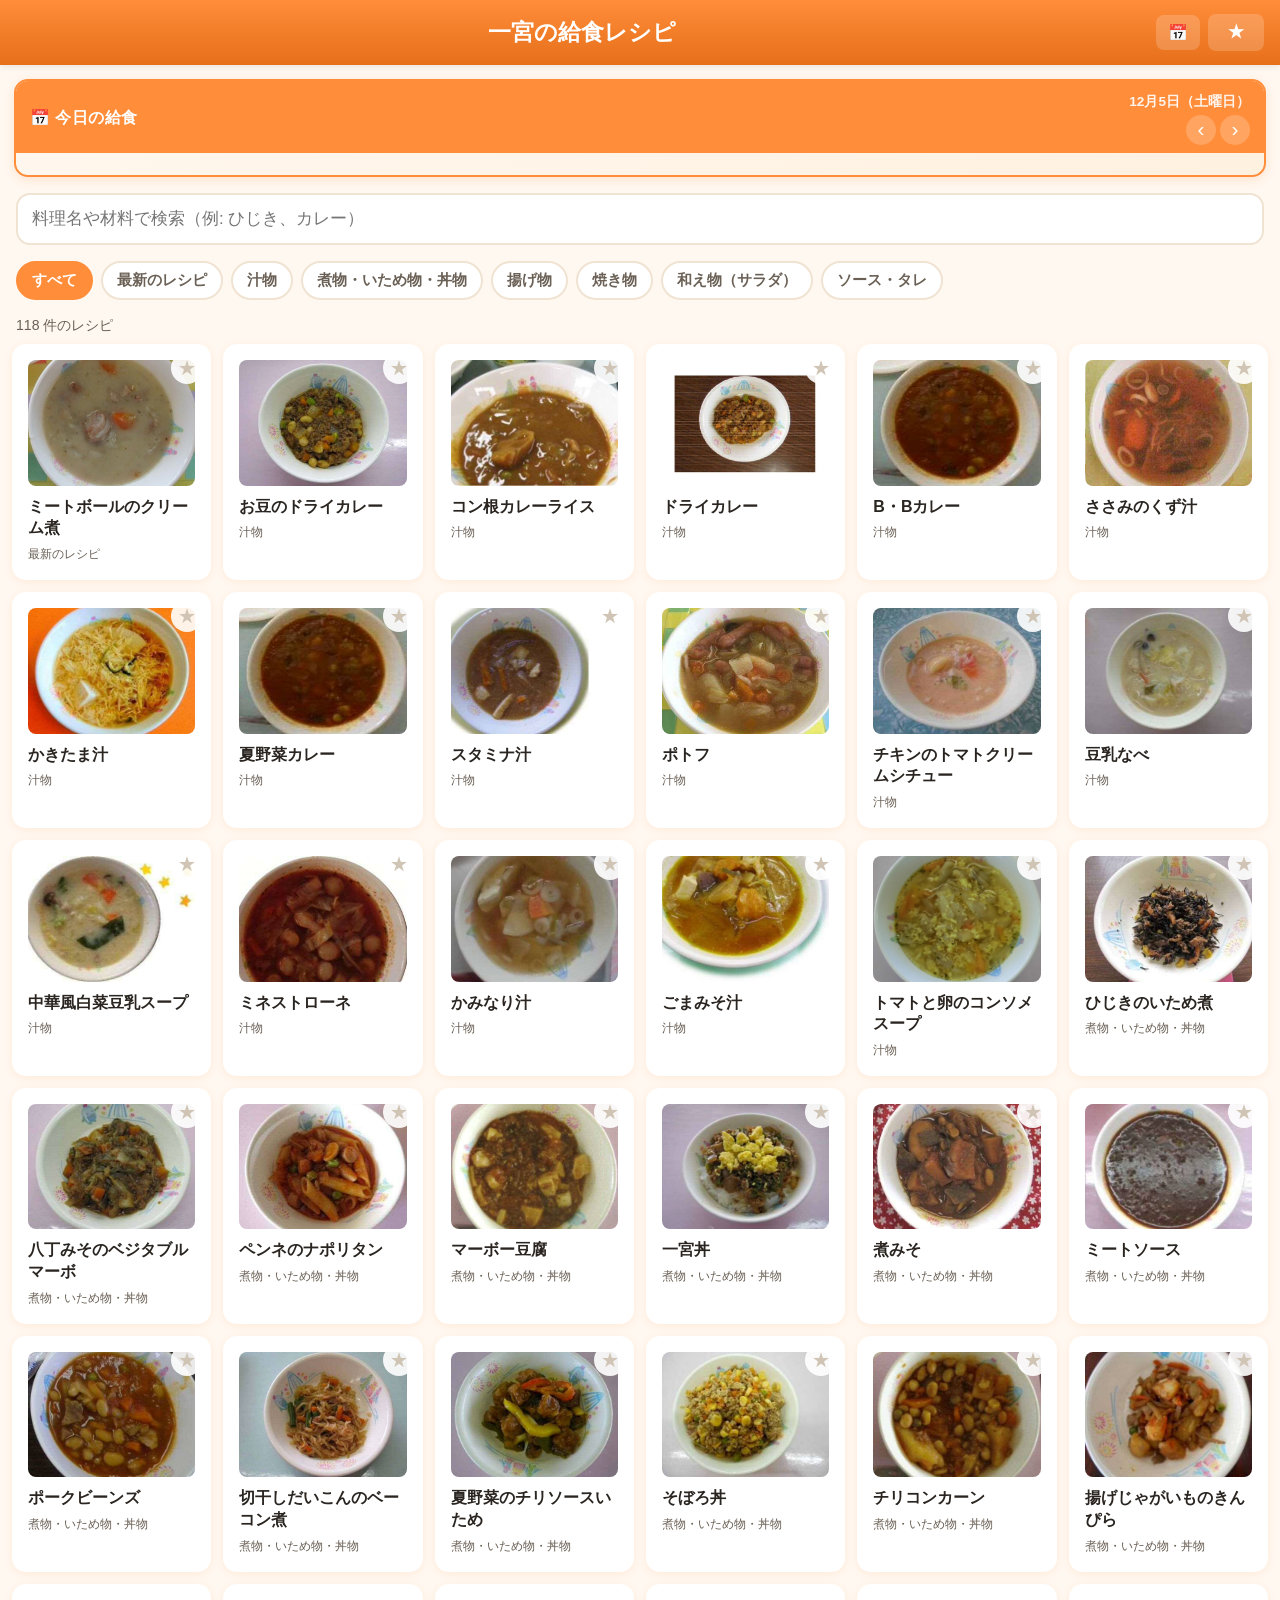
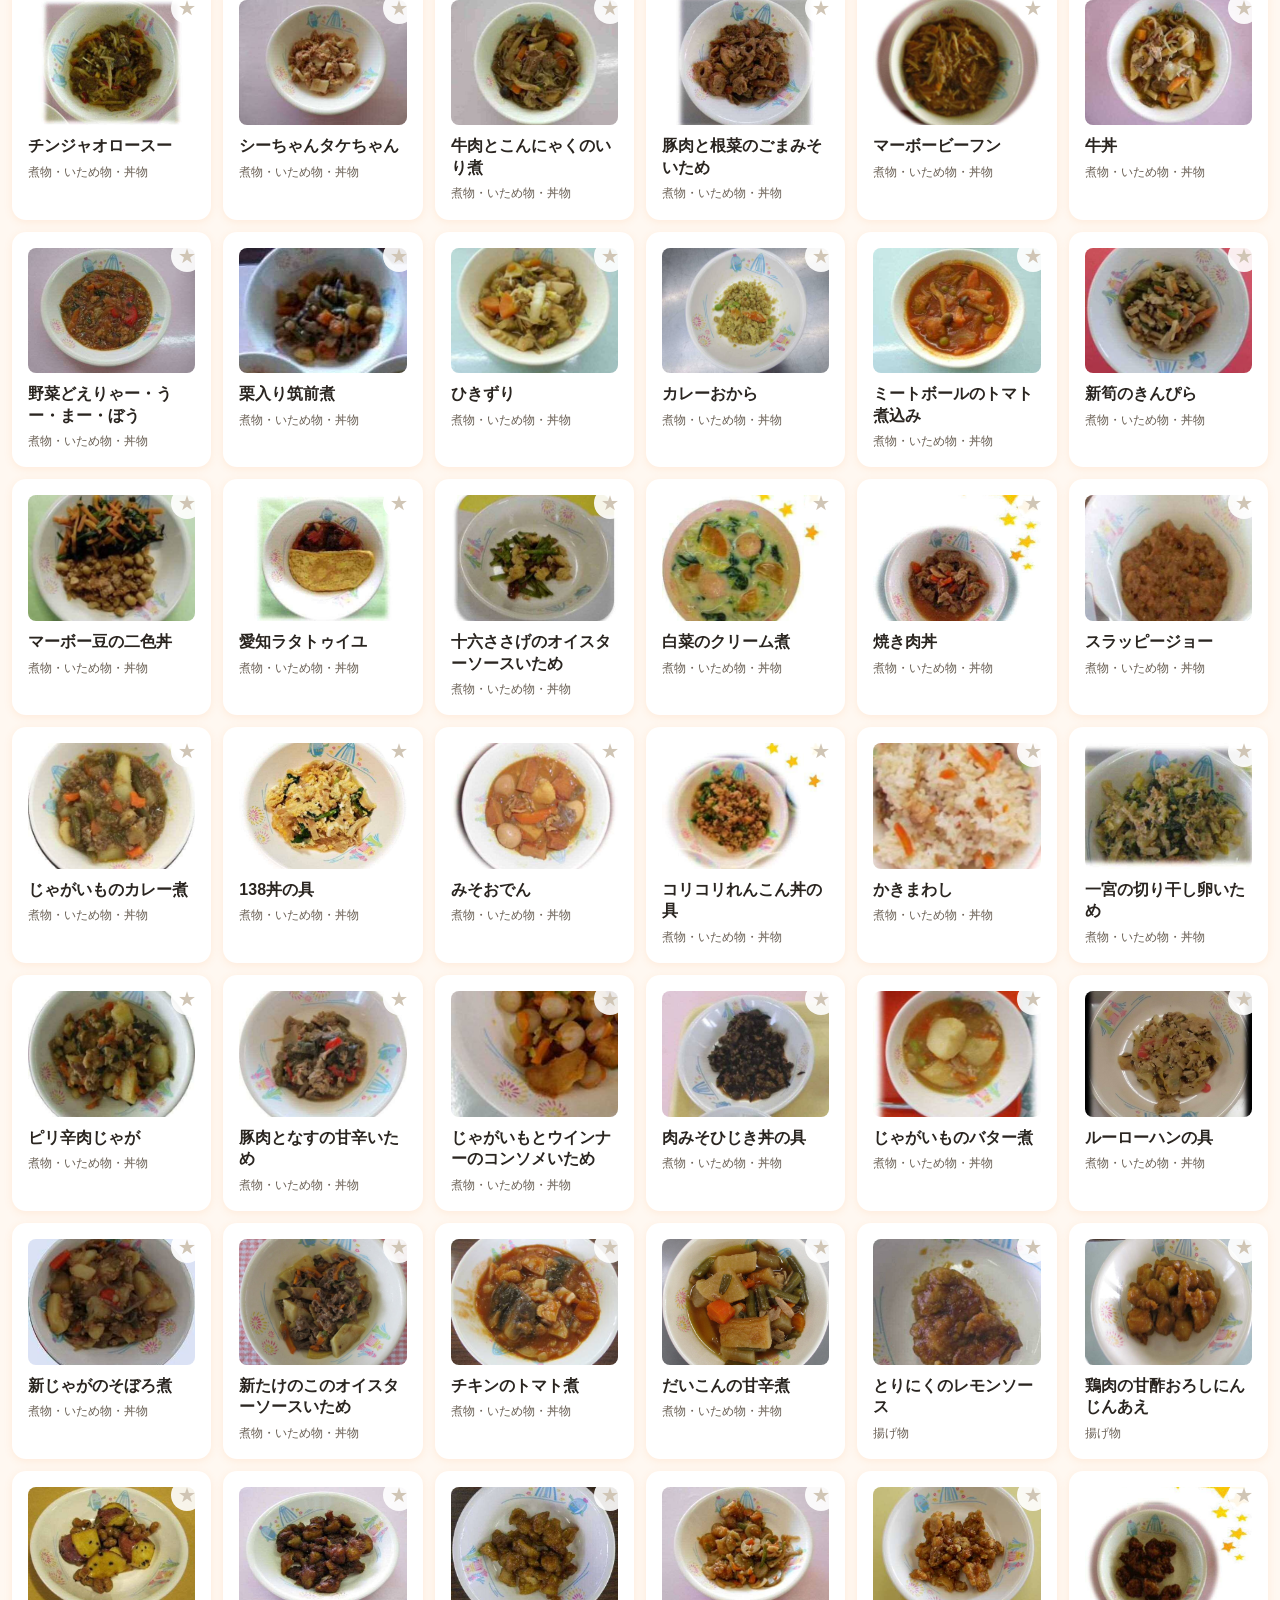
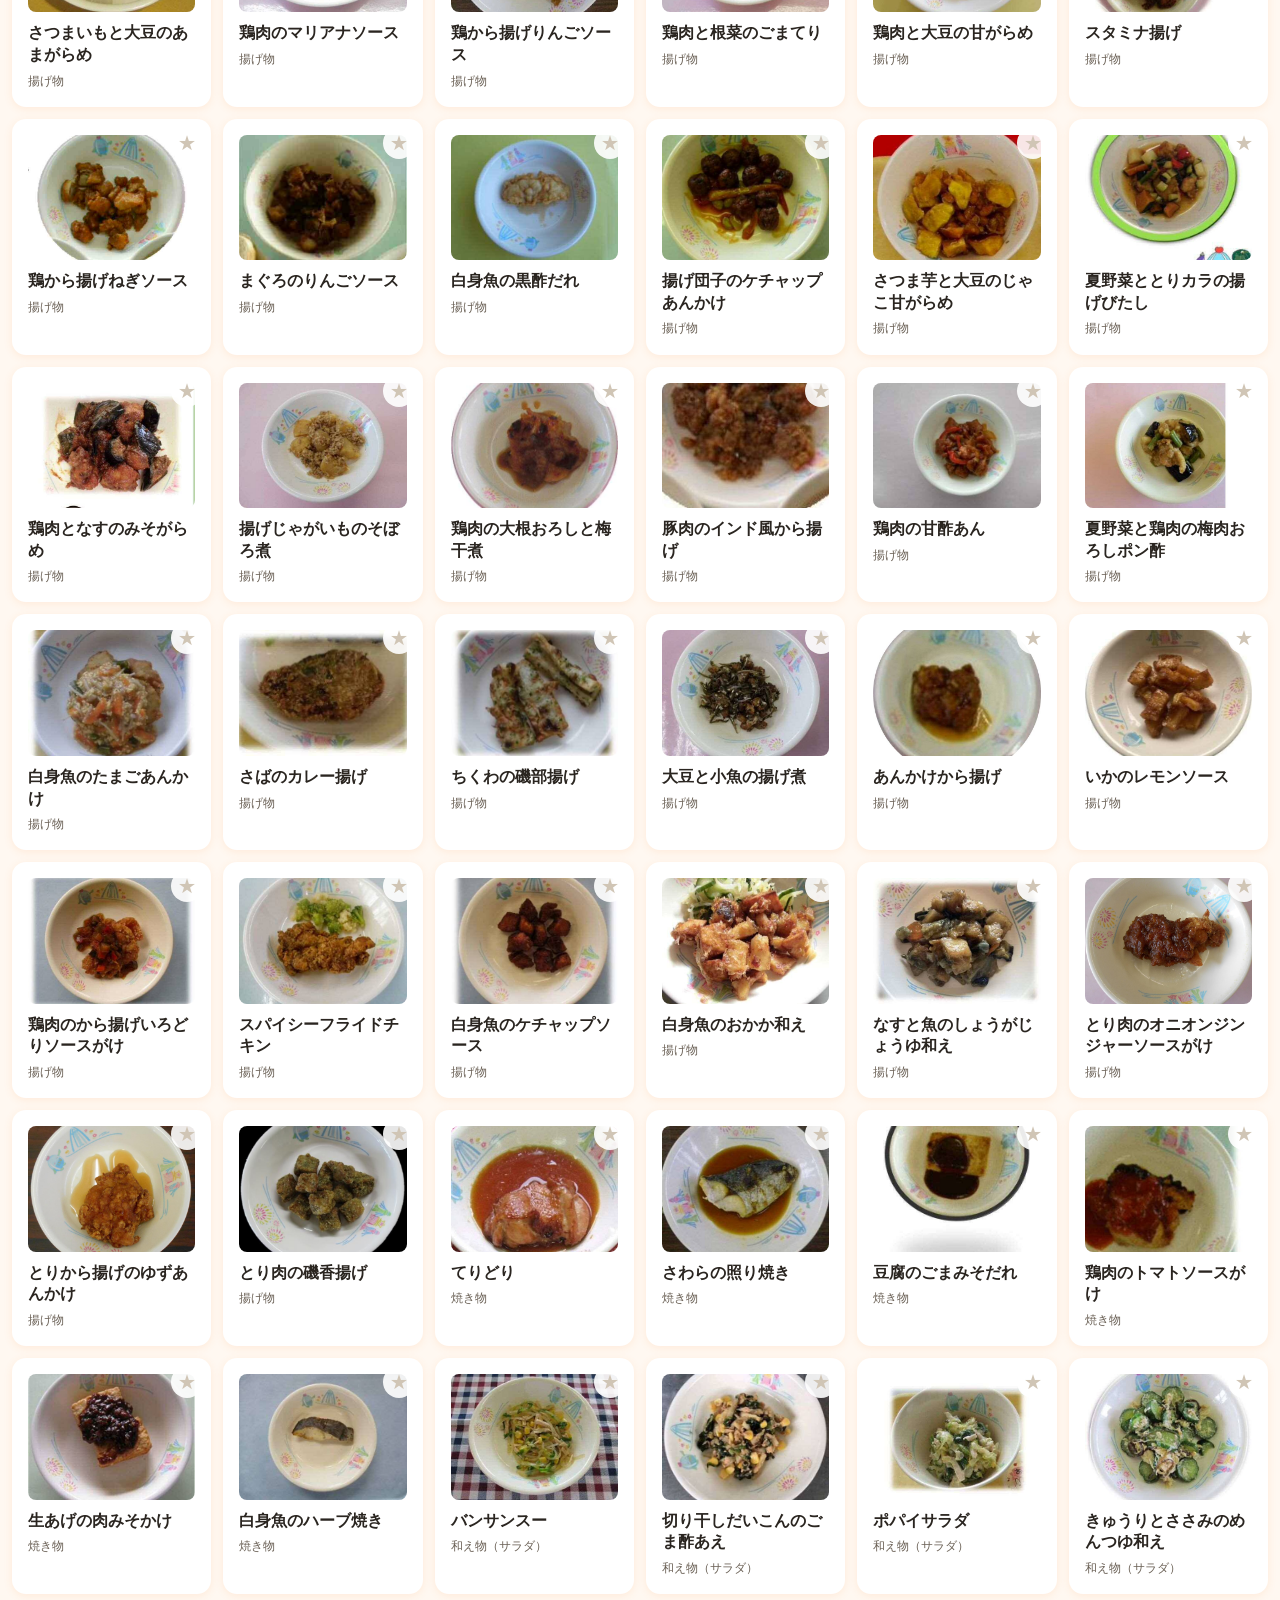
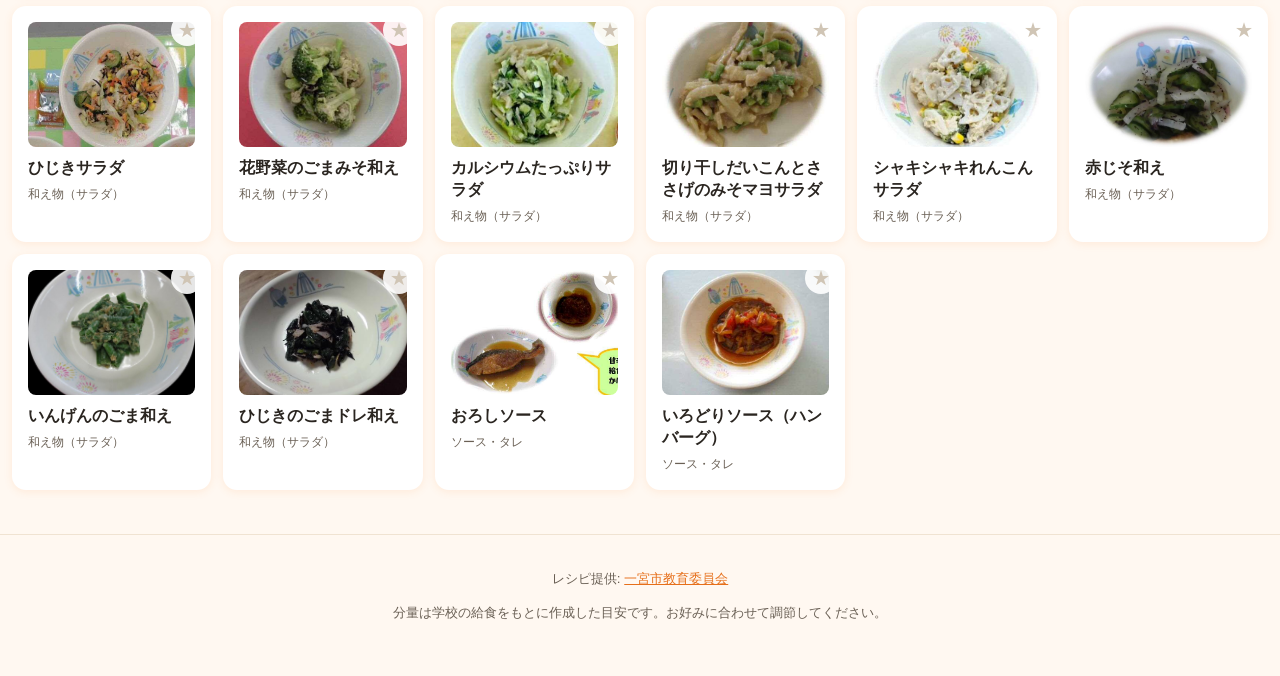
<file: index.html>
<!DOCTYPE html>
<html lang="ja">
<head>
<meta charset="UTF-8">
<meta name="viewport" content="width=device-width, initial-scale=1, viewport-fit=cover">
<meta name="theme-color" content="#ff8d3a">
<title>一宮市 給食レシピ</title>
<link rel="apple-touch-icon" href="icon-180.png">
<link rel="manifest" href="manifest.json">
<link rel="stylesheet" href="style.css">
</head>
<body>
<header class="topbar">
  <button id="back-btn" class="back-btn" hidden aria-label="一覧に戻る">‹ 一覧</button>
  <h1 class="title">一宮の給食レシピ</h1>
  <button id="menu-tab" class="menu-tab" aria-label="献立表から探す" title="献立表から料理名を探す">📅</button>
  <button id="fav-tab" class="fav-tab" aria-label="お気に入り">★</button>
</header>

<!-- LIST VIEW -->
<main id="list-view" class="view">
  <!-- Today's lunch banner -->
  <div id="today-banner" class="today-banner">
    <div class="today-banner-header">
      <span class="today-banner-label">📅 今日の給食</span>
      <div style="display:flex;flex-direction:column;align-items:flex-end;gap:2px">
        <span id="today-banner-date" class="today-banner-date"></span>
        <div class="today-banner-nav">
          <button id="banner-prev" class="banner-nav-btn" aria-label="前の日">‹</button>
          <button id="banner-next" class="banner-nav-btn" aria-label="次の日">›</button>
        </div>
      </div>
    </div>
    <div id="today-banner-body" class="today-banner-body"></div>
  </div>

  <div class="search-area">
    <input id="search-input" type="search" placeholder="料理名や材料で検索（例: ひじき、カレー）" autocomplete="off">
    <button id="clear-search" class="clear-btn" hidden aria-label="検索をクリア">×</button>
  </div>

  <div class="filter-bar" id="filter-bar"></div>

  <div class="result-count" id="result-count"></div>
  <ul id="recipe-list" class="recipe-grid"></ul>

  <div id="empty-state" class="empty-state" hidden>
    <p>該当するレシピが見つかりませんでした。</p>
    <p>別のキーワードでもう一度お試しください。</p>
  </div>
</main>

<!-- DETAIL VIEW -->
<main id="detail-view" class="view" hidden>
  <article id="detail-content" class="detail"></article>
</main>

<!-- MENU SEARCH VIEW -->
<main id="menu-view" class="view" hidden>
  <div class="menu-search">
    <h2 class="section-h">📅 献立表から料理を探す</h2>
    <p class="hint">給食で食べた料理を「日付」と「使われていた食材」から探せます。</p>

    <label class="field">
      <span>日付</span>
      <input id="menu-date" type="date">
    </label>

    <label class="field">
      <span>学校種別</span>
      <select id="menu-school">
        <option value="">すべて</option>
        <option value="小学校">小学校</option>
        <option value="中学校">中学校</option>
      </select>
    </label>

    <label class="field">
      <span>食材キーワード（空白区切りでAND検索）</span>
      <input id="menu-ingredients" type="text" placeholder="例: ほうれん草 コーン">
    </label>

    <div id="menu-results" class="menu-results"></div>
  </div>
</main>

<footer class="footer">
  <p>レシピ提供: <a href="https://www.city.ichinomiya.aichi.jp/kyouiku/gakkoukyuushoku/1000162/1001639.html" target="_blank" rel="noopener">一宮市教育委員会</a></p>
  <p class="footer-note">分量は学校の給食をもとに作成した目安です。お好みに合わせて調節してください。</p>
</footer>

<script src="data.js?v=4"></script>
<script src="menus.js?v=4"></script>
<script src="app.js?v=4"></script>
</body>
</html>
</file>
<file: style.css>
:root {
  --primary: #ff8d3a;
  --primary-dark: #e66f1a;
  --bg: #fff8f1;
  --card: #ffffff;
  --ink: #2a2520;
  --ink-soft: #6a6055;
  --line: #f0e3d2;
  --accent: #5cb85c;
  --warn: #f0c419;
  --shadow: 0 2px 8px rgba(255,141,58,0.12);
  --radius: 14px;
  --font: -apple-system, BlinkMacSystemFont, "Hiragino Sans", "Yu Gothic UI", "Meiryo", sans-serif;
}
* { box-sizing: border-box; }
html, body { margin: 0; padding: 0; }
body {
  font-family: var(--font);
  background: var(--bg);
  color: var(--ink);
  line-height: 1.6;
  -webkit-text-size-adjust: 100%;
  padding-bottom: env(safe-area-inset-bottom);
}

/* Top bar */
.topbar {
  position: sticky; top: 0; z-index: 10;
  display: flex; align-items: center; justify-content: space-between;
  gap: 8px;
  padding: 14px 16px calc(14px + env(safe-area-inset-top, 0px)) 16px;
  padding-top: max(14px, env(safe-area-inset-top));
  background: linear-gradient(180deg, var(--primary) 0%, var(--primary-dark) 100%);
  color: white;
  box-shadow: 0 2px 6px rgba(0,0,0,0.08);
}
.title {
  margin: 0; font-size: 1.25rem; font-weight: 700;
  flex: 1; text-align: center;
}
.back-btn, .fav-tab {
  background: rgba(255,255,255,0.18);
  color: white;
  border: none;
  border-radius: 8px;
  padding: 8px 12px;
  font-size: 1rem;
  font-weight: 600;
  cursor: pointer;
  min-width: 56px;
  -webkit-tap-highlight-color: transparent;
}
.back-btn:active, .fav-tab:active { background: rgba(255,255,255,0.32); }
.fav-tab.active { background: var(--warn); color: var(--ink); }
.menu-tab {
  background: rgba(255,255,255,0.18);
  color: white;
  border: none;
  border-radius: 8px;
  padding: 8px 12px;
  font-size: 1rem;
  font-weight: 600;
  cursor: pointer;
  -webkit-tap-highlight-color: transparent;
}
.menu-tab:active { background: rgba(255,255,255,0.32); }
.menu-tab.active { background: #5cb85c; color: white; }

/* Menu search view */
.menu-search { padding: 18px 16px 32px; max-width: 720px; margin: 0 auto; }
.hint { font-size: 0.92rem; color: var(--ink-soft); margin: 0 0 18px; }
.field { display: flex; flex-direction: column; gap: 6px; margin-bottom: 14px; }
.field > span { font-size: 0.92rem; font-weight: 600; color: var(--ink); }
.field input, .field select {
  padding: 12px 14px;
  font-size: 1rem;
  border: 2px solid var(--line);
  border-radius: var(--radius);
  background: white;
  font-family: inherit;
}
.field input:focus, .field select:focus {
  outline: none; border-color: var(--primary);
  box-shadow: 0 0 0 4px rgba(255,141,58,0.15);
}
.menu-results { margin-top: 16px; }
.menu-day-group {
  background: var(--card);
  border-radius: var(--radius);
  padding: 14px 16px;
  margin-bottom: 12px;
  box-shadow: var(--shadow);
}
.menu-day-header {
  font-size: 0.95rem; font-weight: 700; color: var(--primary-dark);
  margin-bottom: 8px;
  display: flex; gap: 8px; flex-wrap: wrap;
}
.menu-day-meta { font-weight: 500; color: var(--ink-soft); font-size: 0.85rem; }
.menu-dish-list { list-style: none; margin: 0; padding: 0; }
.menu-dish {
  padding: 10px 0;
  border-top: 1px solid var(--line);
  display: flex; flex-direction: column; gap: 4px;
}
.menu-dish:first-child { border-top: none; }
.menu-dish-name {
  font-size: 1rem; font-weight: 700; color: var(--ink);
  display: flex; align-items: center; gap: 8px; flex-wrap: wrap;
}
.menu-dish-link {
  font-size: 0.82rem;
  background: var(--primary);
  color: white;
  padding: 3px 10px;
  border-radius: 999px;
  text-decoration: none;
  font-weight: 600;
}
.menu-match-marks {
  display: flex; gap: 4px; flex-wrap: wrap;
}
.menu-match-marks .mark {
  font-size: 0.78rem; padding: 2px 8px; border-radius: 999px;
  background: #d4f0c8; color: #2a6b18; font-weight: 600;
}
.menu-match-marks .mark.miss { background: var(--line); color: var(--ink-soft); }
.menu-no-result { padding: 24px; text-align: center; color: var(--ink-soft); }

/* Today's lunch banner */
.today-banner {
  margin: 14px 14px 0;
  background: linear-gradient(135deg, #fff7ee 0%, #fff1e0 100%);
  border: 2px solid var(--primary);
  border-radius: var(--radius);
  overflow: hidden;
  box-shadow: 0 3px 12px rgba(255,141,58,0.18);
  cursor: grab;
  user-select: none;
  -webkit-user-select: none;
}
.today-banner-header {
  display: flex; align-items: center; justify-content: space-between;
  padding: 10px 14px 8px;
  background: var(--primary);
}
.today-banner-label {
  font-size: 1rem; font-weight: 700; color: white;
  letter-spacing: 0.03em;
}
.today-banner-date {
  font-size: 0.85rem; color: rgba(255,255,255,0.9); font-weight: 600;
}
.today-banner-nav {
  display: flex; align-items: center; gap: 4px;
}
.banner-nav-btn {
  background: rgba(255,255,255,0.2);
  border: none;
  color: white;
  font-size: 1.3rem;
  line-height: 1;
  width: 30px; height: 30px;
  border-radius: 50%;
  cursor: pointer;
  display: flex; align-items: center; justify-content: center;
  transition: background 0.15s;
  -webkit-tap-highlight-color: transparent;
}
.banner-nav-btn:hover {
  background: rgba(255,255,255,0.35);
}
.banner-nav-btn:active {
  background: rgba(255,255,255,0.5);
}
.today-banner-body {
  padding: 10px 14px 12px;
}
.today-banner-empty {
  font-size: 0.9rem; color: var(--ink-soft); padding: 4px 0;
}
.today-dish-list {
  list-style: none; margin: 0; padding: 0;
  display: flex; flex-direction: column; gap: 6px;
}
.today-dish {
  display: flex; align-items: center; gap: 8px; flex-wrap: wrap;
}
.today-dish-name {
  font-size: 0.97rem; font-weight: 600; color: var(--ink);
}
.today-recipe-link {
  font-size: 0.8rem;
  background: var(--primary);
  color: white;
  padding: 3px 10px;
  border-radius: 999px;
  text-decoration: none;
  font-weight: 600;
  cursor: pointer;
  border: none;
  font-family: inherit;
}
.today-school-group {
  margin-bottom: 8px;
}
.today-school-label {
  font-size: 0.78rem; font-weight: 700; color: var(--primary-dark);
  margin-bottom: 4px;
}

/* Search */
.search-area {
  position: relative;
  margin: 16px;
}
#search-input {
  width: 100%;
  padding: 14px 44px 14px 14px;
  font-size: 1.05rem;
  border: 2px solid var(--line);
  border-radius: var(--radius);
  background: white;
  font-family: inherit;
}
#search-input:focus {
  outline: none;
  border-color: var(--primary);
  box-shadow: 0 0 0 4px rgba(255,141,58,0.15);
}
.clear-btn {
  position: absolute; right: 8px; top: 50%; transform: translateY(-50%);
  width: 32px; height: 32px;
  border: none; background: var(--line); color: var(--ink-soft);
  border-radius: 50%; font-size: 1.2rem; cursor: pointer;
}

/* Filter bar */
.filter-bar {
  display: flex; gap: 8px;
  padding: 0 16px 8px;
  overflow-x: auto;
  -webkit-overflow-scrolling: touch;
  scrollbar-width: none;
}
.filter-bar::-webkit-scrollbar { display: none; }
.chip {
  flex-shrink: 0;
  padding: 8px 14px;
  border-radius: 999px;
  border: 2px solid var(--line);
  background: white;
  font-size: 0.92rem;
  font-weight: 600;
  color: var(--ink-soft);
  cursor: pointer;
  white-space: nowrap;
  font-family: inherit;
}
.chip.active {
  background: var(--primary);
  border-color: var(--primary);
  color: white;
}

.result-count {
  padding: 6px 16px 8px;
  font-size: 0.88rem;
  color: var(--ink-soft);
}

/* Recipe grid */
.recipe-grid {
  list-style: none; margin: 0; padding: 0 12px 24px;
  display: grid;
  grid-template-columns: repeat(auto-fill, minmax(150px, 1fr));
  gap: 12px;
}
.recipe-card {
  background: var(--card);
  border-radius: var(--radius);
  padding: 14px;
  box-shadow: var(--shadow);
  cursor: pointer;
  display: flex; flex-direction: column;
  gap: 6px;
  border: 2px solid transparent;
  transition: transform 0.15s, border-color 0.15s;
  -webkit-tap-highlight-color: transparent;
  position: relative;
}
.recipe-card:active { transform: scale(0.98); }
.recipe-card:focus-within { border-color: var(--primary); }
.card-icon {
  font-size: 2.2rem;
  text-align: center;
  margin-bottom: 4px;
}
.card-photo {
  width: 100%;
  aspect-ratio: 4/3;
  object-fit: cover;
  border-radius: 8px;
  margin-bottom: 4px;
  display: block;
}
.card-name {
  font-size: 1rem;
  font-weight: 700;
  color: var(--ink);
  line-height: 1.35;
  word-break: break-word;
}
.card-meta {
  font-size: 0.75rem;
  color: var(--ink-soft);
}
.card-fav {
  position: absolute; top: 6px; right: 6px;
  width: 32px; height: 32px;
  background: rgba(255,255,255,0.9);
  border: none;
  border-radius: 50%;
  font-size: 1.1rem;
  cursor: pointer;
  -webkit-tap-highlight-color: transparent;
  color: #d0c5b5;
}
.card-fav.is-fav { color: var(--warn); }

/* Detail view */
.detail {
  padding: 20px 18px 40px;
  max-width: 720px;
  margin: 0 auto;
}
.detail-icon {
  font-size: 4rem;
  text-align: center;
  margin: 8px 0 4px;
}
.detail-photo {
  width: 100%;
  max-height: 280px;
  object-fit: cover;
  border-radius: var(--radius);
  margin: 8px 0 12px;
  display: block;
  box-shadow: var(--shadow);
}
.detail-title {
  font-size: 1.7rem;
  font-weight: 700;
  margin: 0 0 4px;
  text-align: center;
}
.detail-tags {
  display: flex; gap: 6px; justify-content: center; flex-wrap: wrap;
  margin-bottom: 18px;
}
.tag {
  font-size: 0.78rem;
  padding: 3px 10px;
  border-radius: 999px;
  background: var(--line);
  color: var(--ink-soft);
}
.tag.section { background: var(--primary); color: white; }
.fav-large {
  display: block; margin: 0 auto 18px;
  padding: 10px 22px;
  background: var(--warn);
  border: 2px solid #d4a91f;
  border-radius: 999px;
  color: var(--ink);
  font-size: 1rem;
  font-weight: 700;
  cursor: pointer;
  font-family: inherit;
}
.fav-large.is-fav { background: var(--ink-soft); color: white; border-color: var(--ink); }

.section-h {
  font-size: 1.15rem;
  font-weight: 700;
  margin: 24px 0 10px;
  padding-left: 12px;
  border-left: 5px solid var(--primary);
  color: var(--ink);
}
.serving-note {
  font-size: 0.92rem;
  color: var(--ink-soft);
  margin-left: 10px;
  font-weight: 500;
}

.ingredients-list {
  list-style: none; margin: 0; padding: 0;
  background: var(--card);
  border-radius: var(--radius);
  overflow: hidden;
  box-shadow: var(--shadow);
}
.ingredients-list li {
  display: grid;
  grid-template-columns: 1fr auto;
  gap: 14px;
  padding: 11px 14px;
  align-items: baseline;
  border-bottom: 1px solid var(--line);
  font-size: 0.98rem;
}
.ingredients-list li:last-child { border-bottom: none; }
.ing-name { font-weight: 500; }
.ing-amount { color: var(--primary-dark); font-weight: 600; font-variant-numeric: tabular-nums; white-space: nowrap; }
.ing-group {
  background: var(--line);
  font-weight: 700;
  font-size: 0.86rem;
  color: var(--ink-soft);
  padding: 6px 14px;
  display: block;
}

.steps-list {
  list-style: none; counter-reset: step;
  margin: 0; padding: 0;
}
.steps-list li {
  counter-increment: step;
  background: var(--card);
  border-radius: var(--radius);
  padding: 14px 14px 14px 50px;
  margin-bottom: 10px;
  position: relative;
  box-shadow: var(--shadow);
  font-size: 0.98rem;
}
.steps-list li::before {
  content: counter(step);
  position: absolute;
  left: 12px; top: 14px;
  width: 28px; height: 28px;
  background: var(--primary);
  color: white;
  border-radius: 50%;
  font-weight: 700;
  display: flex; align-items: center; justify-content: center;
  font-size: 0.95rem;
}

.notes-box {
  background: #fff7e8;
  border-left: 4px solid var(--warn);
  padding: 12px 16px;
  border-radius: 0 var(--radius) var(--radius) 0;
  font-size: 0.93rem;
  color: var(--ink);
  white-space: pre-wrap;
}

.parse-warning {
  background: #ffe9e0;
  border-left: 4px solid var(--primary-dark);
  padding: 12px 16px;
  border-radius: 0 var(--radius) var(--radius) 0;
  font-size: 0.92rem;
  margin: 16px 0;
}

.pdf-btn {
  display: block; text-align: center;
  margin: 24px auto;
  padding: 14px 28px;
  background: var(--card);
  color: var(--primary-dark);
  border: 2px solid var(--primary);
  border-radius: var(--radius);
  font-weight: 700;
  text-decoration: none;
  max-width: 320px;
}

/* Footer */
.footer {
  text-align: center;
  padding: 20px 16px 40px;
  font-size: 0.84rem;
  color: var(--ink-soft);
  border-top: 1px solid var(--line);
  margin-top: 20px;
}
.footer a { color: var(--primary-dark); text-decoration: underline; }
.footer-note { font-size: 0.8rem; margin-top: 8px; }

/* Empty state */
.empty-state {
  text-align: center;
  padding: 60px 20px;
  color: var(--ink-soft);
}

@media (min-width: 600px) {
  .recipe-grid { grid-template-columns: repeat(auto-fill, minmax(180px, 1fr)); }
  .title { font-size: 1.45rem; }
}
</file>
